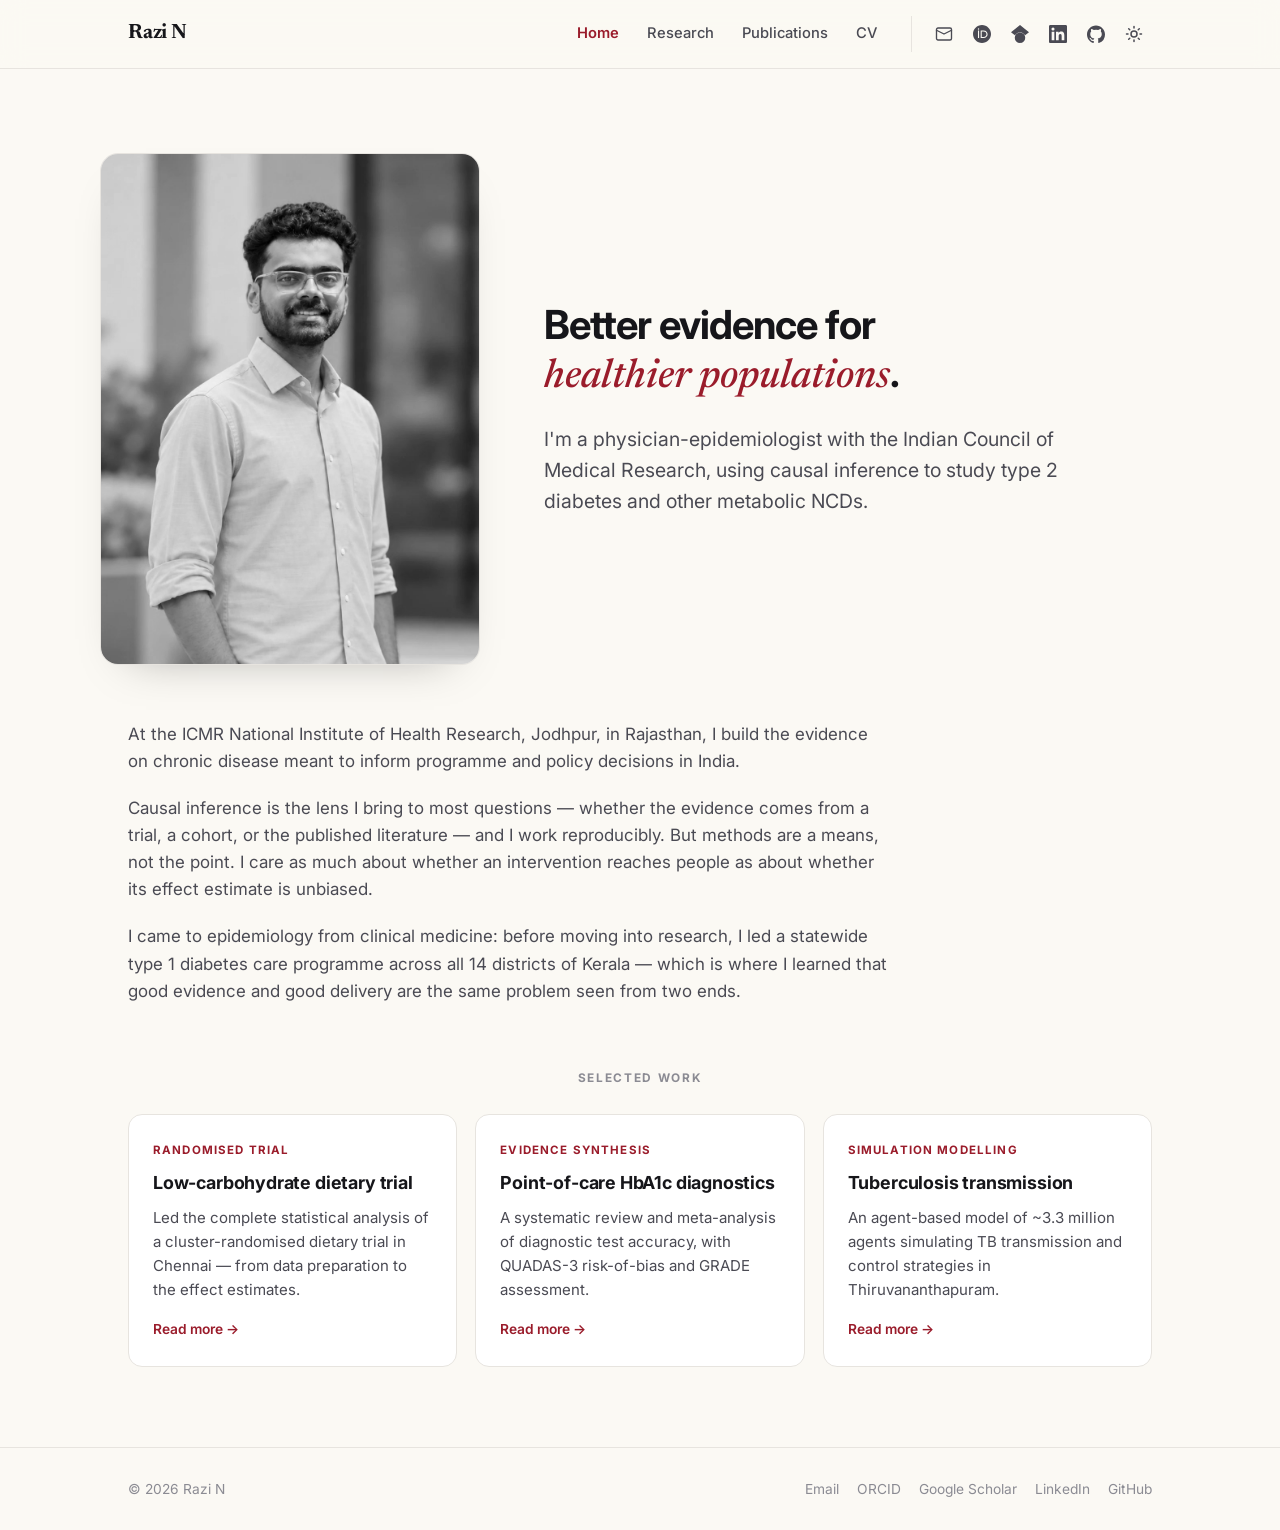
<file: index.html>
<!DOCTYPE html>
<html lang="en">
<head>
  <meta charset="UTF-8" />
  <meta name="viewport" content="width=device-width, initial-scale=1.0" />
  <title>Dr Razi N — Physician-epidemiologist</title>
  <meta name="description" content="Dr Razi N, MBBS, MPH — physician-epidemiologist at ICMR-NIHR, Jodhpur, using causal inference to study type 2 diabetes and other metabolic NCDs, from pragmatic trials to simulation models." />
  <link rel="icon" href="favicon.svg" type="image/svg+xml" />
  <meta property="og:type" content="website" />
  <meta property="og:site_name" content="Dr Razi N" />
  <meta property="og:url" content="https://razinoushad.github.io/" />
  <meta property="og:title" content="Dr Razi N — Physician-epidemiologist" />
  <meta property="og:description" content="Better evidence for healthier populations." />
  <meta property="og:image" content="https://razinoushad.github.io/photo.jpg" />
  <meta name="twitter:card" content="summary" />
  <meta name="twitter:title" content="Dr Razi N — Physician-epidemiologist" />
  <meta name="twitter:description" content="Better evidence for healthier populations." />
  <meta name="twitter:image" content="https://razinoushad.github.io/photo.jpg" />
  <link rel="preconnect" href="https://fonts.googleapis.com" />
  <link rel="preconnect" href="https://fonts.gstatic.com" crossorigin />
  <link href="https://fonts.googleapis.com/css2?family=Inter:wght@400;500;600;700&family=Newsreader:ital,opsz,wght@0,6..72,400;0,6..72,500;0,6..72,600;0,6..72,700;1,6..72,400;1,6..72,500&display=swap" rel="stylesheet" />
  <link rel="stylesheet" href="styles.css" />
</head>
<body>
  <header class="topbar">
    <div class="topbar__inner container">
      <a class="brand" href="index.html">Razi&nbsp;N</a>
      <div class="navwrap" id="navwrap">
        <nav class="mainnav" aria-label="Primary">
          <a href="index.html" aria-current="page">Home</a>
          <a href="research.html">Research</a>
          <a href="publications.html">Publications</a>
          <a href="cv.html">CV</a>
        </nav>
        <div class="socials">
          <a href="mailto:razinoushad@outlook.com" aria-label="Email"><svg viewBox="0 0 24 24" width="18" height="18" fill="none" stroke="currentColor" stroke-width="1.8" stroke-linecap="round" stroke-linejoin="round"><rect x="2" y="4" width="20" height="16" rx="2"/><path d="m22 7-10 5L2 7"/></svg></a>
          <a href="https://orcid.org/0009-0008-0237-1207" target="_blank" rel="noopener" aria-label="ORCID"><svg viewBox="0 0 24 24" width="18" height="18" fill="currentColor"><path d="M12 0C5.372 0 0 5.372 0 12s5.372 12 12 12 12-5.372 12-12S18.628 0 12 0zM7.369 4.378c.525 0 .947.431.947.947s-.422.947-.947.947a.95.95 0 0 1-.947-.947c0-.525.422-.947.947-.947zm-.722 3.038h1.444v10.041H6.647V7.416zm3.562 0h3.9c3.712 0 5.344 2.653 5.344 5.025 0 2.578-2.016 5.025-5.325 5.025h-3.919V7.416zm1.444 1.303v7.444h2.297c3.272 0 4.022-2.484 4.022-3.722 0-2.016-1.284-3.722-4.097-3.722h-2.222z"/></svg></a>
          <a href="https://scholar.google.com/citations?user=PuDg8q0AAAAJ&amp;hl=en" target="_blank" rel="noopener" aria-label="Google Scholar"><svg viewBox="0 0 24 24" width="18" height="18" fill="currentColor"><path d="M5.242 13.769L0 9.5 12 0l12 9.5-5.242 4.269C17.548 11.249 14.978 9.5 12 9.5c-2.977 0-5.548 1.748-6.758 4.269zM12 10a7 7 0 1 0 0 14 7 7 0 0 0 0-14z"/></svg></a>
          <a href="https://www.linkedin.com/in/razinoushad" target="_blank" rel="noopener" aria-label="LinkedIn"><svg viewBox="0 0 24 24" width="18" height="18" fill="currentColor"><path d="M20.45 20.45h-3.56v-5.57c0-1.33-.02-3.04-1.85-3.04-1.85 0-2.14 1.45-2.14 2.94v5.67H9.35V9h3.41v1.56h.05c.48-.9 1.63-1.85 3.36-1.85 3.6 0 4.27 2.37 4.27 5.45v6.29zM5.34 7.43a2.06 2.06 0 1 1 0-4.13 2.06 2.06 0 0 1 0 4.13zM7.12 20.45H3.55V9h3.57v11.45zM22.22 0H1.77C.79 0 0 .77 0 1.72v20.56C0 23.23.79 24 1.77 24h20.45c.98 0 1.78-.77 1.78-1.72V1.72C24 .77 23.2 0 22.22 0z"/></svg></a>
          <a href="https://github.com/razinoushad" target="_blank" rel="noopener" aria-label="GitHub"><svg viewBox="0 0 24 24" width="18" height="18" fill="currentColor"><path d="M12 .5C5.37.5 0 5.87 0 12.5c0 5.3 3.44 9.8 8.21 11.39.6.11.82-.26.82-.58 0-.29-.01-1.04-.02-2.05-3.34.73-4.04-1.61-4.04-1.61-.55-1.39-1.33-1.76-1.33-1.76-1.09-.74.08-.73.08-.73 1.2.09 1.84 1.24 1.84 1.24 1.07 1.83 2.81 1.3 3.5.99.11-.78.42-1.3.76-1.6-2.67-.3-5.47-1.33-5.47-5.93 0-1.31.47-2.38 1.24-3.22-.12-.3-.54-1.52.12-3.18 0 0 1.01-.32 3.3 1.23a11.5 11.5 0 0 1 6.01 0c2.29-1.55 3.3-1.23 3.3-1.23.66 1.66.24 2.88.12 3.18.77.84 1.23 1.91 1.23 3.22 0 4.61-2.8 5.63-5.48 5.92.43.37.81 1.1.81 2.22 0 1.61-.01 2.9-.01 3.29 0 .32.21.7.82.58A12.01 12.01 0 0 0 24 12.5C24 5.87 18.63.5 12 .5z"/></svg></a>
          <button class="theme-toggle" id="themeToggle" aria-label="Toggle dark mode">
            <svg class="theme-toggle__sun" viewBox="0 0 24 24" width="18" height="18" fill="none" stroke="currentColor" stroke-width="2" stroke-linecap="round" stroke-linejoin="round"><circle cx="12" cy="12" r="4"/><path d="M12 2v2M12 20v2M4.93 4.93l1.41 1.41M17.66 17.66l1.41 1.41M2 12h2M20 12h2M6.34 17.66l-1.41 1.41M19.07 4.93l-1.41 1.41"/></svg>
            <svg class="theme-toggle__moon" viewBox="0 0 24 24" width="18" height="18" fill="none" stroke="currentColor" stroke-width="2" stroke-linecap="round" stroke-linejoin="round"><path d="M21 12.79A9 9 0 1 1 11.21 3 7 7 0 0 0 21 12.79z"/></svg>
          </button>
        </div>
      </div>
      <button class="nav-burger" id="navBurger" aria-label="Menu" aria-expanded="false"><span></span><span></span><span></span></button>
    </div>
  </header>

  <main>
    <section class="hero container">
      <div class="hero__photo is-empty" id="heroPhoto">
        <img src="photo.jpg" alt="Razi N"
             onerror="this.remove();document.getElementById('heroPhoto').classList.add('is-empty')"
             onload="document.getElementById('heroPhoto').classList.remove('is-empty')" />
        <span class="hero__photo-initials" aria-hidden="true">RN</span>
      </div>
      <div class="hero__text">
        <h1 class="hero__tagline">
          Better evidence for<br>
          <span class="em">healthier populations</span>.
        </h1>
        <p class="hero__sub">
          I'm a physician-epidemiologist with the Indian Council of Medical Research,
          using causal inference to study type&nbsp;2 diabetes and other metabolic NCDs.
        </p>
      </div>
    </section>

    <section class="container" style="padding-bottom: clamp(36px, 6vw, 64px);">
      <div class="prose reading">
        <p>
          At the ICMR National Institute of Health Research, Jodhpur, in Rajasthan, I
          build the evidence on chronic disease meant to inform programme and policy
          decisions in India.
        </p>
        <p>
          Causal inference is the lens I bring to most questions — whether the evidence
          comes from a trial, a cohort, or the published literature — and I work
          reproducibly. But methods are a means, not the point. I care as much about
          whether an intervention reaches people as about whether its effect estimate is
          unbiased.
        </p>
        <p>
          I came to epidemiology from clinical medicine: before moving into research, I
          led a statewide type&nbsp;1 diabetes care programme across all 14 districts of
          Kerala — which is where I learned that good evidence and good delivery are the
          same problem seen from two ends.
        </p>
      </div>
    </section>

    <section class="featured container">
      <p class="featured__label">Selected work</p>
      <div class="cards">
        <a class="card" href="research.html#lowcarb">
          <span class="card__kicker">Randomised trial</span>
          <span class="card__title">Low-carbohydrate dietary trial</span>
          <span class="card__desc">Led the complete statistical analysis of a cluster-randomised dietary trial in Chennai — from data preparation to the effect estimates.</span>
          <span class="card__more">Read more →</span>
        </a>
        <a class="card" href="research.html#hba1c">
          <span class="card__kicker">Evidence synthesis</span>
          <span class="card__title">Point-of-care HbA1c diagnostics</span>
          <span class="card__desc">A systematic review and meta-analysis of diagnostic test accuracy, with QUADAS-3 risk-of-bias and GRADE assessment.</span>
          <span class="card__more">Read more →</span>
        </a>
        <a class="card" href="research.html#tb">
          <span class="card__kicker">Simulation modelling</span>
          <span class="card__title">Tuberculosis transmission</span>
          <span class="card__desc">An agent-based model of ~3.3 million agents simulating TB transmission and control strategies in Thiruvananthapuram.</span>
          <span class="card__more">Read more →</span>
        </a>
      </div>
    </section>
  </main>

  <footer class="footer">
    <div class="footer__inner container">
      <span>© <span id="year"></span> Razi N</span>
      <div class="footer__links">
        <a href="mailto:razinoushad@outlook.com">Email</a>
        <a href="https://orcid.org/0009-0008-0237-1207" target="_blank" rel="noopener">ORCID</a>
        <a href="https://scholar.google.com/citations?user=PuDg8q0AAAAJ&amp;hl=en" target="_blank" rel="noopener">Google Scholar</a>
        <a href="https://www.linkedin.com/in/razinoushad" target="_blank" rel="noopener">LinkedIn</a>
        <a href="https://github.com/razinoushad" target="_blank" rel="noopener">GitHub</a>
      </div>
    </div>
  </footer>

  <script src="script.js"></script>
</body>
</html>
</file>
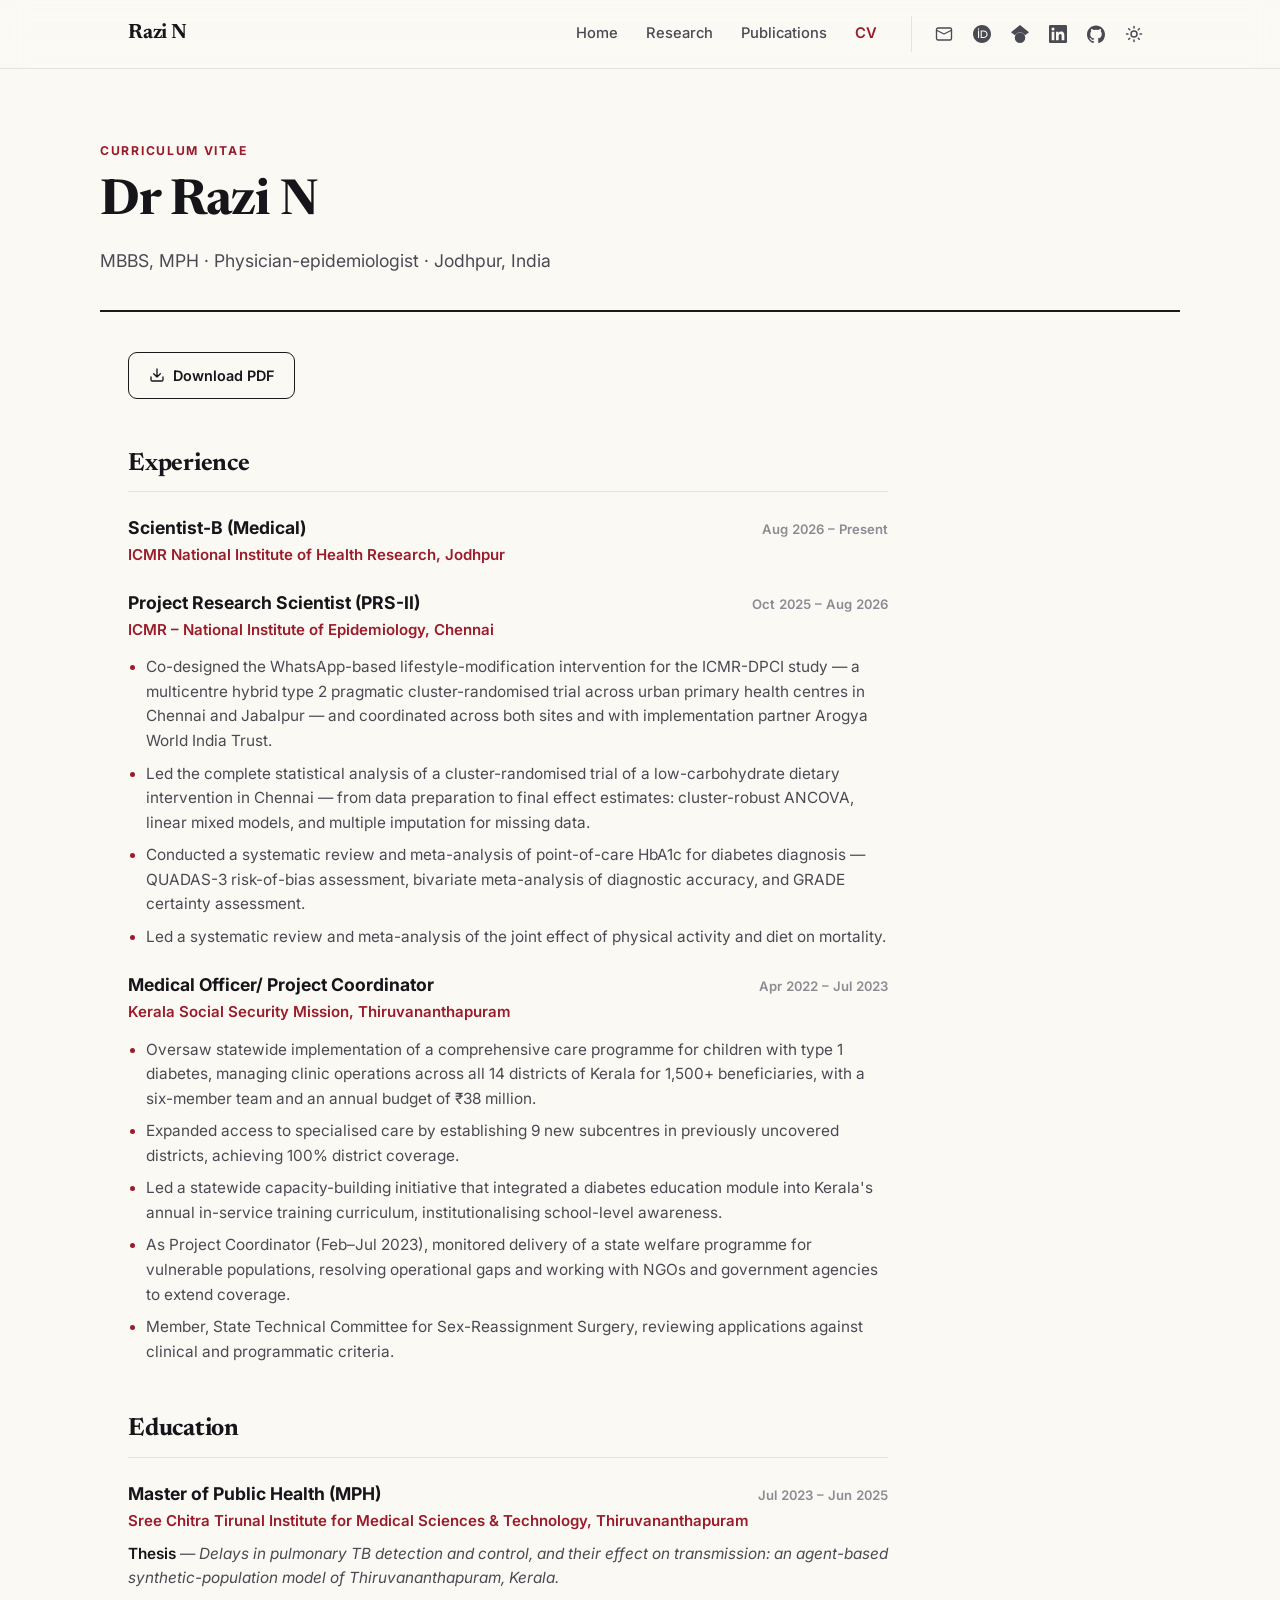
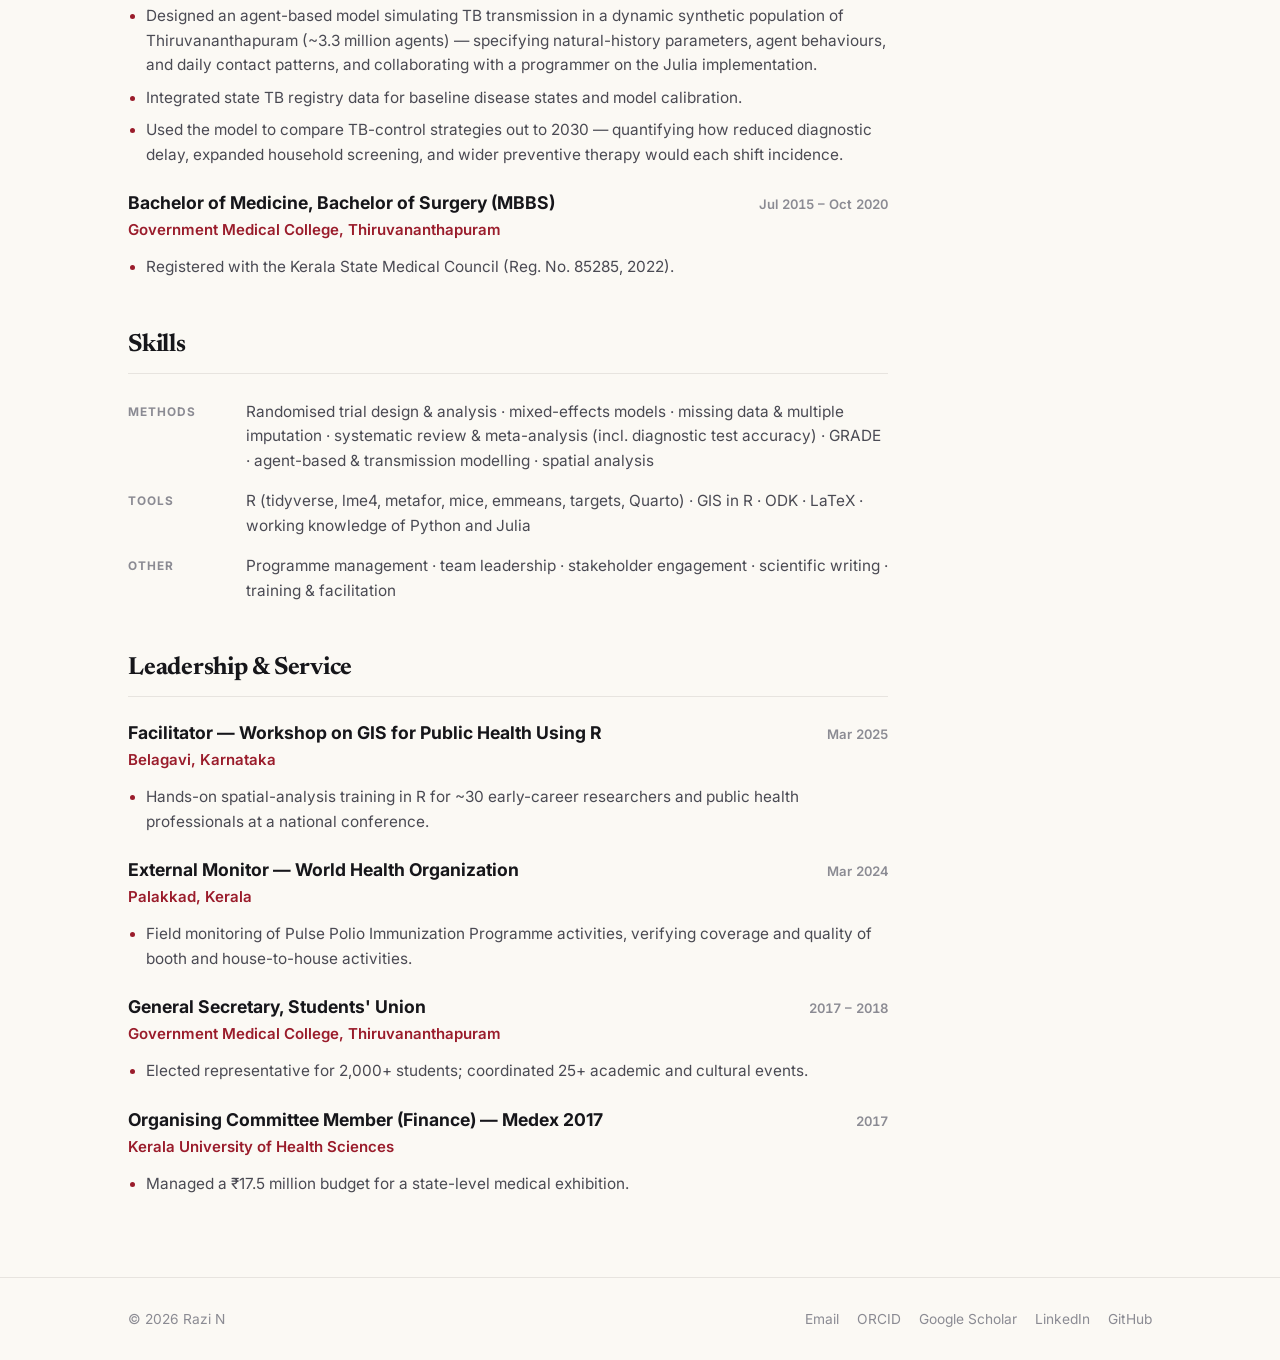
<file: cv.html>
<!DOCTYPE html>
<html lang="en">
<head>
  <meta charset="UTF-8" />
  <meta name="viewport" content="width=device-width, initial-scale=1.0" />
  <title>CV — Dr Razi N</title>
  <meta name="description" content="Curriculum vitae of Dr Razi N — experience, education, skills, and service." />
  <link rel="icon" href="favicon.svg" type="image/svg+xml" />
  <meta property="og:type" content="website" />
  <meta property="og:site_name" content="Dr Razi N" />
  <meta property="og:url" content="https://razinoushad.github.io/cv.html" />
  <meta property="og:title" content="CV — Dr Razi N" />
  <meta property="og:description" content="Curriculum vitae of Dr Razi N — experience, education, skills, and service." />
  <meta property="og:image" content="https://razinoushad.github.io/photo.jpg" />
  <meta name="twitter:card" content="summary" />
  <link rel="preconnect" href="https://fonts.googleapis.com" />
  <link rel="preconnect" href="https://fonts.gstatic.com" crossorigin />
  <link href="https://fonts.googleapis.com/css2?family=Inter:wght@400;500;600;700&family=Newsreader:ital,opsz,wght@0,6..72,400;0,6..72,500;0,6..72,600;0,6..72,700;1,6..72,400;1,6..72,500&display=swap" rel="stylesheet" />
  <link rel="stylesheet" href="styles.css" />
</head>
<body>
  <header class="topbar">
    <div class="topbar__inner container">
      <a class="brand" href="index.html">Razi&nbsp;N</a>
      <div class="navwrap" id="navwrap">
        <nav class="mainnav" aria-label="Primary">
          <a href="index.html">Home</a>
          <a href="research.html">Research</a>
          <a href="publications.html">Publications</a>
          <a href="cv.html" aria-current="page">CV</a>
        </nav>
        <div class="socials">
          <a href="mailto:razinoushad@outlook.com" aria-label="Email"><svg viewBox="0 0 24 24" width="18" height="18" fill="none" stroke="currentColor" stroke-width="1.8" stroke-linecap="round" stroke-linejoin="round"><rect x="2" y="4" width="20" height="16" rx="2"/><path d="m22 7-10 5L2 7"/></svg></a>
          <a href="https://orcid.org/0009-0008-0237-1207" target="_blank" rel="noopener" aria-label="ORCID"><svg viewBox="0 0 24 24" width="18" height="18" fill="currentColor"><path d="M12 0C5.372 0 0 5.372 0 12s5.372 12 12 12 12-5.372 12-12S18.628 0 12 0zM7.369 4.378c.525 0 .947.431.947.947s-.422.947-.947.947a.95.95 0 0 1-.947-.947c0-.525.422-.947.947-.947zm-.722 3.038h1.444v10.041H6.647V7.416zm3.562 0h3.9c3.712 0 5.344 2.653 5.344 5.025 0 2.578-2.016 5.025-5.325 5.025h-3.919V7.416zm1.444 1.303v7.444h2.297c3.272 0 4.022-2.484 4.022-3.722 0-2.016-1.284-3.722-4.097-3.722h-2.222z"/></svg></a>
          <a href="https://scholar.google.com/citations?user=PuDg8q0AAAAJ&amp;hl=en" target="_blank" rel="noopener" aria-label="Google Scholar"><svg viewBox="0 0 24 24" width="18" height="18" fill="currentColor"><path d="M5.242 13.769L0 9.5 12 0l12 9.5-5.242 4.269C17.548 11.249 14.978 9.5 12 9.5c-2.977 0-5.548 1.748-6.758 4.269zM12 10a7 7 0 1 0 0 14 7 7 0 0 0 0-14z"/></svg></a>
          <a href="https://www.linkedin.com/in/razinoushad" target="_blank" rel="noopener" aria-label="LinkedIn"><svg viewBox="0 0 24 24" width="18" height="18" fill="currentColor"><path d="M20.45 20.45h-3.56v-5.57c0-1.33-.02-3.04-1.85-3.04-1.85 0-2.14 1.45-2.14 2.94v5.67H9.35V9h3.41v1.56h.05c.48-.9 1.63-1.85 3.36-1.85 3.6 0 4.27 2.37 4.27 5.45v6.29zM5.34 7.43a2.06 2.06 0 1 1 0-4.13 2.06 2.06 0 0 1 0 4.13zM7.12 20.45H3.55V9h3.57v11.45zM22.22 0H1.77C.79 0 0 .77 0 1.72v20.56C0 23.23.79 24 1.77 24h20.45c.98 0 1.78-.77 1.78-1.72V1.72C24 .77 23.2 0 22.22 0z"/></svg></a>
          <a href="https://github.com/razinoushad" target="_blank" rel="noopener" aria-label="GitHub"><svg viewBox="0 0 24 24" width="18" height="18" fill="currentColor"><path d="M12 .5C5.37.5 0 5.87 0 12.5c0 5.3 3.44 9.8 8.21 11.39.6.11.82-.26.82-.58 0-.29-.01-1.04-.02-2.05-3.34.73-4.04-1.61-4.04-1.61-.55-1.39-1.33-1.76-1.33-1.76-1.09-.74.08-.73.08-.73 1.2.09 1.84 1.24 1.84 1.24 1.07 1.83 2.81 1.3 3.5.99.11-.78.42-1.3.76-1.6-2.67-.3-5.47-1.33-5.47-5.93 0-1.31.47-2.38 1.24-3.22-.12-.3-.54-1.52.12-3.18 0 0 1.01-.32 3.3 1.23a11.5 11.5 0 0 1 6.01 0c2.29-1.55 3.3-1.23 3.3-1.23.66 1.66.24 2.88.12 3.18.77.84 1.23 1.91 1.23 3.22 0 4.61-2.8 5.63-5.48 5.92.43.37.81 1.1.81 2.22 0 1.61-.01 2.9-.01 3.29 0 .32.21.7.82.58A12.01 12.01 0 0 0 24 12.5C24 5.87 18.63.5 12 .5z"/></svg></a>
          <button class="theme-toggle" id="themeToggle" aria-label="Toggle dark mode">
            <svg class="theme-toggle__sun" viewBox="0 0 24 24" width="18" height="18" fill="none" stroke="currentColor" stroke-width="2" stroke-linecap="round" stroke-linejoin="round"><circle cx="12" cy="12" r="4"/><path d="M12 2v2M12 20v2M4.93 4.93l1.41 1.41M17.66 17.66l1.41 1.41M2 12h2M20 12h2M6.34 17.66l-1.41 1.41M19.07 4.93l-1.41 1.41"/></svg>
            <svg class="theme-toggle__moon" viewBox="0 0 24 24" width="18" height="18" fill="none" stroke="currentColor" stroke-width="2" stroke-linecap="round" stroke-linejoin="round"><path d="M21 12.79A9 9 0 1 1 11.21 3 7 7 0 0 0 21 12.79z"/></svg>
          </button>
        </div>
      </div>
      <button class="nav-burger" id="navBurger" aria-label="Menu" aria-expanded="false"><span></span><span></span><span></span></button>
    </div>
  </header>

  <div class="page-main">
    <header class="page-header container">
      <p class="page-header__kicker">Curriculum Vitae</p>
      <h1 class="page-header__title">Dr Razi N</h1>
      <p class="page-header__lead">MBBS, MPH · Physician-epidemiologist · Jodhpur, India</p>
    </header>

    <main class="container">
      <div class="reading">
        <div class="cv-actions">
          <a class="btn" href="Razi_N_CV.pdf" download>
            <svg viewBox="0 0 24 24" width="16" height="16" fill="none" stroke="currentColor" stroke-width="2" stroke-linecap="round" stroke-linejoin="round"><path d="M21 15v4a2 2 0 0 1-2 2H5a2 2 0 0 1-2-2v-4M7 10l5 5 5-5M12 15V3"/></svg>
            Download PDF
          </a>
        </div>

        <section class="section">
          <h2 class="section__title">Experience</h2>
          <div class="cv-item">
            <div class="cv-item__head">
              <h3 class="cv-item__role">Scientist-B (Medical)</h3>
              <span class="cv-item__date">Aug 2026 – Present</span>
            </div>
            <p class="cv-item__org">ICMR National Institute of Health Research, Jodhpur</p>
          </div>
          <div class="cv-item">
            <div class="cv-item__head">
              <h3 class="cv-item__role">Project Research Scientist (PRS-II)</h3>
              <span class="cv-item__date">Oct 2025 – Aug 2026</span>
            </div>
            <p class="cv-item__org">ICMR – National Institute of Epidemiology, Chennai</p>
            <ul class="cv-item__bullets">
              <li>Co-designed the WhatsApp-based lifestyle-modification intervention for the ICMR-DPCI study — a multicentre hybrid type&nbsp;2 pragmatic cluster-randomised trial across urban primary health centres in Chennai and Jabalpur — and coordinated across both sites and with implementation partner Arogya World India Trust.</li>
              <li>Led the complete statistical analysis of a cluster-randomised trial of a low-carbohydrate dietary intervention in Chennai — from data preparation to final effect estimates: cluster-robust ANCOVA, linear mixed models, and multiple imputation for missing data.</li>
              <li>Conducted a systematic review and meta-analysis of point-of-care HbA1c for diabetes diagnosis — QUADAS-3 risk-of-bias assessment, bivariate meta-analysis of diagnostic accuracy, and GRADE certainty assessment.</li>
              <li>Led a systematic review and meta-analysis of the joint effect of physical activity and diet on mortality.</li>
            </ul>
          </div>
          <div class="cv-item">
            <div class="cv-item__head">
              <h3 class="cv-item__role">Medical Officer/ Project Coordinator</h3>
              <span class="cv-item__date">Apr 2022 – Jul 2023</span>
            </div>
            <p class="cv-item__org">Kerala Social Security Mission, Thiruvananthapuram</p>
            <ul class="cv-item__bullets">
              <li>Oversaw statewide implementation of a comprehensive care programme for children with type&nbsp;1 diabetes, managing clinic operations across all 14 districts of Kerala for 1,500+ beneficiaries, with a six-member team and an annual budget of ₹38&nbsp;million.</li>
              <li>Expanded access to specialised care by establishing 9 new subcentres in previously uncovered districts, achieving 100% district coverage.</li>
              <li>Led a statewide capacity-building initiative that integrated a diabetes education module into Kerala's annual in-service training curriculum, institutionalising school-level awareness.</li>
              <li>As Project Coordinator (Feb–Jul 2023), monitored delivery of a state welfare programme for vulnerable populations, resolving operational gaps and working with NGOs and government agencies to extend coverage.</li>
              <li>Member, State Technical Committee for Sex-Reassignment Surgery, reviewing applications against clinical and programmatic criteria.</li>
            </ul>
          </div>
        </section>

        <section class="section">
          <h2 class="section__title">Education</h2>
          <div class="cv-item">
            <div class="cv-item__head">
              <h3 class="cv-item__role">Master of Public Health (MPH)</h3>
              <span class="cv-item__date">Jul 2023 – Jun 2025</span>
            </div>
            <p class="cv-item__org">Sree Chitra Tirunal Institute for Medical Sciences &amp; Technology, Thiruvananthapuram</p>
            <p class="cv-item__thesis"><strong>Thesis</strong> — <em>Delays in pulmonary TB detection and control, and their effect on transmission: an agent-based synthetic-population model of Thiruvananthapuram, Kerala.</em></p>
            <ul class="cv-item__bullets">
              <li>Designed an agent-based model simulating TB transmission in a dynamic synthetic population of Thiruvananthapuram (~3.3 million agents) — specifying natural-history parameters, agent behaviours, and daily contact patterns, and collaborating with a programmer on the Julia implementation.</li>
              <li>Integrated state TB registry data for baseline disease states and model calibration.</li>
              <li>Used the model to compare TB-control strategies out to 2030 — quantifying how reduced diagnostic delay, expanded household screening, and wider preventive therapy would each shift incidence.</li>
            </ul>
          </div>
          <div class="cv-item">
            <div class="cv-item__head">
              <h3 class="cv-item__role">Bachelor of Medicine, Bachelor of Surgery (MBBS)</h3>
              <span class="cv-item__date">Jul 2015 – Oct 2020</span>
            </div>
            <p class="cv-item__org">Government Medical College, Thiruvananthapuram</p>
            <ul class="cv-item__bullets">
              <li>Registered with the Kerala State Medical Council (Reg. No. 85285, 2022).</li>
            </ul>
          </div>
        </section>

        <section class="section">
          <h2 class="section__title">Skills</h2>
          <dl class="skills-grid">
            <div>
              <dt>Methods</dt>
              <dd>Randomised trial design &amp; analysis · mixed-effects models · missing data &amp; multiple imputation · systematic review &amp; meta-analysis (incl. diagnostic test accuracy) · GRADE · agent-based &amp; transmission modelling · spatial analysis</dd>
            </div>
            <div>
              <dt>Tools</dt>
              <dd>R (tidyverse, lme4, metafor, mice, emmeans, targets, Quarto) · GIS in R · ODK · LaTeX · working knowledge of Python and Julia</dd>
            </div>
            <div>
              <dt>Other</dt>
              <dd>Programme management · team leadership · stakeholder engagement · scientific writing · training &amp; facilitation</dd>
            </div>
          </dl>
        </section>

        <section class="section">
          <h2 class="section__title">Leadership &amp; Service</h2>
          <div class="cv-item">
            <div class="cv-item__head">
              <h3 class="cv-item__role">Facilitator — Workshop on GIS for Public Health Using R</h3>
              <span class="cv-item__date">Mar 2025</span>
            </div>
            <p class="cv-item__org">Belagavi, Karnataka</p>
            <ul class="cv-item__bullets">
              <li>Hands-on spatial-analysis training in R for ~30 early-career researchers and public health professionals at a national conference.</li>
            </ul>
          </div>
          <div class="cv-item">
            <div class="cv-item__head">
              <h3 class="cv-item__role">External Monitor — World Health Organization</h3>
              <span class="cv-item__date">Mar 2024</span>
            </div>
            <p class="cv-item__org">Palakkad, Kerala</p>
            <ul class="cv-item__bullets">
              <li>Field monitoring of Pulse Polio Immunization Programme activities, verifying coverage and quality of booth and house-to-house activities.</li>
            </ul>
          </div>
          <div class="cv-item">
            <div class="cv-item__head">
              <h3 class="cv-item__role">General Secretary, Students' Union</h3>
              <span class="cv-item__date">2017 – 2018</span>
            </div>
            <p class="cv-item__org">Government Medical College, Thiruvananthapuram</p>
            <ul class="cv-item__bullets">
              <li>Elected representative for 2,000+ students; coordinated 25+ academic and cultural events.</li>
            </ul>
          </div>
          <div class="cv-item">
            <div class="cv-item__head">
              <h3 class="cv-item__role">Organising Committee Member (Finance) — Medex 2017</h3>
              <span class="cv-item__date">2017</span>
            </div>
            <p class="cv-item__org">Kerala University of Health Sciences</p>
            <ul class="cv-item__bullets">
              <li>Managed a ₹17.5&nbsp;million budget for a state-level medical exhibition.</li>
            </ul>
          </div>
        </section>
      </div>
    </main>
  </div>

  <footer class="footer">
    <div class="footer__inner container">
      <span>© <span id="year"></span> Razi N</span>
      <div class="footer__links">
        <a href="mailto:razinoushad@outlook.com">Email</a>
        <a href="https://orcid.org/0009-0008-0237-1207" target="_blank" rel="noopener">ORCID</a>
        <a href="https://scholar.google.com/citations?user=PuDg8q0AAAAJ&amp;hl=en" target="_blank" rel="noopener">Google Scholar</a>
        <a href="https://www.linkedin.com/in/razinoushad" target="_blank" rel="noopener">LinkedIn</a>
        <a href="https://github.com/razinoushad" target="_blank" rel="noopener">GitHub</a>
      </div>
    </div>
  </footer>

  <script src="script.js"></script>
</body>
</html>
</file>
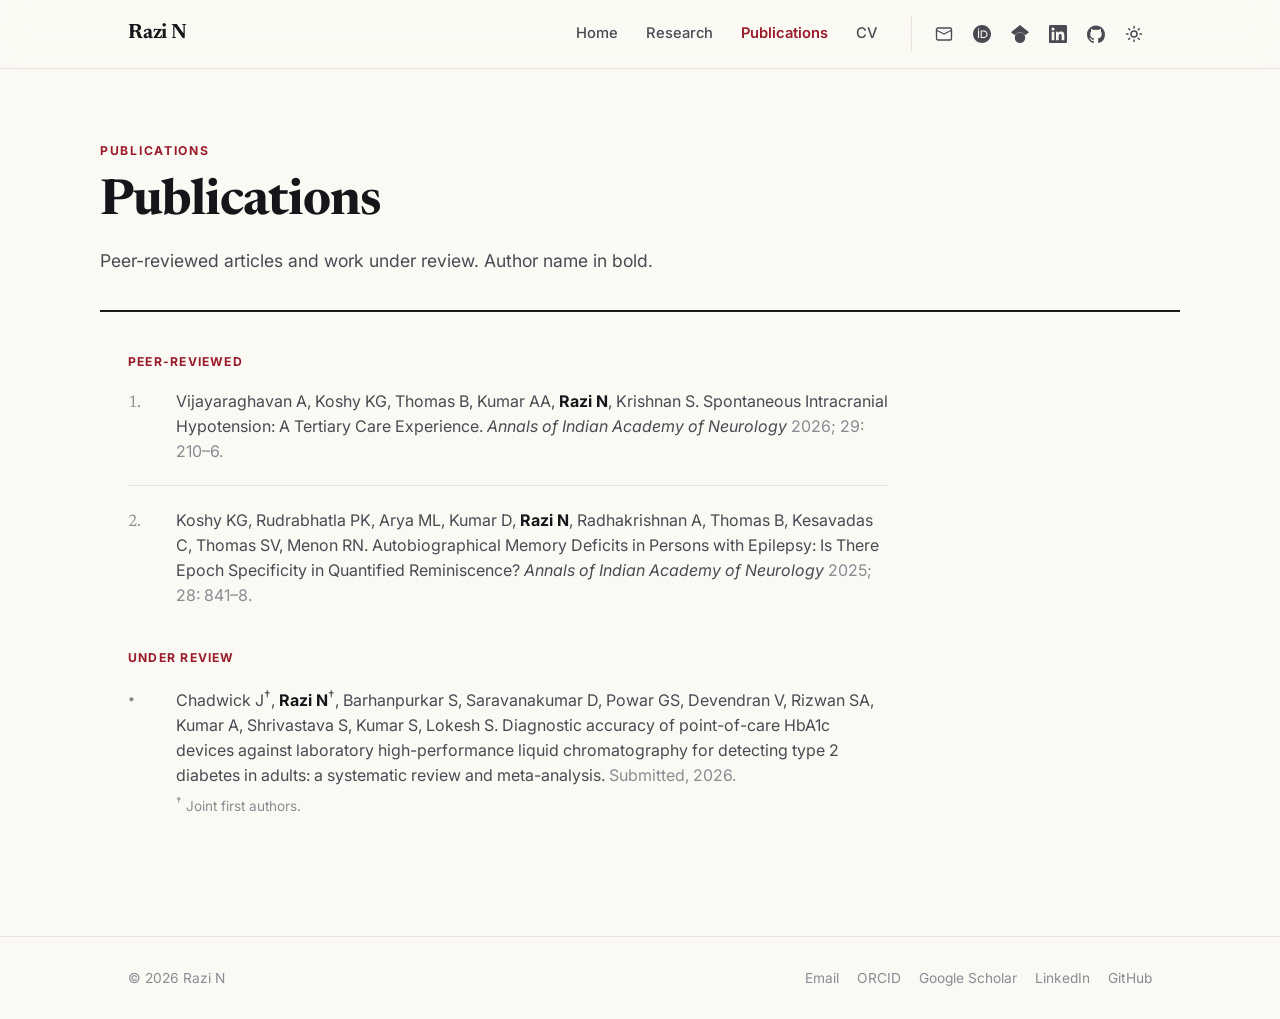
<file: publications.html>
<!DOCTYPE html>
<html lang="en">
<head>
  <meta charset="UTF-8" />
  <meta name="viewport" content="width=device-width, initial-scale=1.0" />
  <title>Publications — Dr Razi N</title>
  <meta name="description" content="Peer-reviewed publications and work under review by Dr Razi N." />
  <link rel="icon" href="favicon.svg" type="image/svg+xml" />
  <meta property="og:type" content="website" />
  <meta property="og:site_name" content="Dr Razi N" />
  <meta property="og:url" content="https://razinoushad.github.io/publications.html" />
  <meta property="og:title" content="Publications — Dr Razi N" />
  <meta property="og:description" content="Peer-reviewed publications and work under review by Dr Razi N." />
  <meta property="og:image" content="https://razinoushad.github.io/photo.jpg" />
  <meta name="twitter:card" content="summary" />
  <link rel="preconnect" href="https://fonts.googleapis.com" />
  <link rel="preconnect" href="https://fonts.gstatic.com" crossorigin />
  <link href="https://fonts.googleapis.com/css2?family=Inter:wght@400;500;600;700&family=Newsreader:ital,opsz,wght@0,6..72,400;0,6..72,500;0,6..72,600;0,6..72,700;1,6..72,400;1,6..72,500&display=swap" rel="stylesheet" />
  <link rel="stylesheet" href="styles.css" />
</head>
<body>
  <header class="topbar">
    <div class="topbar__inner container">
      <a class="brand" href="index.html">Razi&nbsp;N</a>
      <div class="navwrap" id="navwrap">
        <nav class="mainnav" aria-label="Primary">
          <a href="index.html">Home</a>
          <a href="research.html">Research</a>
          <a href="publications.html" aria-current="page">Publications</a>
          <a href="cv.html">CV</a>
        </nav>
        <div class="socials">
          <a href="mailto:razinoushad@outlook.com" aria-label="Email"><svg viewBox="0 0 24 24" width="18" height="18" fill="none" stroke="currentColor" stroke-width="1.8" stroke-linecap="round" stroke-linejoin="round"><rect x="2" y="4" width="20" height="16" rx="2"/><path d="m22 7-10 5L2 7"/></svg></a>
          <a href="https://orcid.org/0009-0008-0237-1207" target="_blank" rel="noopener" aria-label="ORCID"><svg viewBox="0 0 24 24" width="18" height="18" fill="currentColor"><path d="M12 0C5.372 0 0 5.372 0 12s5.372 12 12 12 12-5.372 12-12S18.628 0 12 0zM7.369 4.378c.525 0 .947.431.947.947s-.422.947-.947.947a.95.95 0 0 1-.947-.947c0-.525.422-.947.947-.947zm-.722 3.038h1.444v10.041H6.647V7.416zm3.562 0h3.9c3.712 0 5.344 2.653 5.344 5.025 0 2.578-2.016 5.025-5.325 5.025h-3.919V7.416zm1.444 1.303v7.444h2.297c3.272 0 4.022-2.484 4.022-3.722 0-2.016-1.284-3.722-4.097-3.722h-2.222z"/></svg></a>
          <a href="https://scholar.google.com/citations?user=PuDg8q0AAAAJ&amp;hl=en" target="_blank" rel="noopener" aria-label="Google Scholar"><svg viewBox="0 0 24 24" width="18" height="18" fill="currentColor"><path d="M5.242 13.769L0 9.5 12 0l12 9.5-5.242 4.269C17.548 11.249 14.978 9.5 12 9.5c-2.977 0-5.548 1.748-6.758 4.269zM12 10a7 7 0 1 0 0 14 7 7 0 0 0 0-14z"/></svg></a>
          <a href="https://www.linkedin.com/in/razinoushad" target="_blank" rel="noopener" aria-label="LinkedIn"><svg viewBox="0 0 24 24" width="18" height="18" fill="currentColor"><path d="M20.45 20.45h-3.56v-5.57c0-1.33-.02-3.04-1.85-3.04-1.85 0-2.14 1.45-2.14 2.94v5.67H9.35V9h3.41v1.56h.05c.48-.9 1.63-1.85 3.36-1.85 3.6 0 4.27 2.37 4.27 5.45v6.29zM5.34 7.43a2.06 2.06 0 1 1 0-4.13 2.06 2.06 0 0 1 0 4.13zM7.12 20.45H3.55V9h3.57v11.45zM22.22 0H1.77C.79 0 0 .77 0 1.72v20.56C0 23.23.79 24 1.77 24h20.45c.98 0 1.78-.77 1.78-1.72V1.72C24 .77 23.2 0 22.22 0z"/></svg></a>
          <a href="https://github.com/razinoushad" target="_blank" rel="noopener" aria-label="GitHub"><svg viewBox="0 0 24 24" width="18" height="18" fill="currentColor"><path d="M12 .5C5.37.5 0 5.87 0 12.5c0 5.3 3.44 9.8 8.21 11.39.6.11.82-.26.82-.58 0-.29-.01-1.04-.02-2.05-3.34.73-4.04-1.61-4.04-1.61-.55-1.39-1.33-1.76-1.33-1.76-1.09-.74.08-.73.08-.73 1.2.09 1.84 1.24 1.84 1.24 1.07 1.83 2.81 1.3 3.5.99.11-.78.42-1.3.76-1.6-2.67-.3-5.47-1.33-5.47-5.93 0-1.31.47-2.38 1.24-3.22-.12-.3-.54-1.52.12-3.18 0 0 1.01-.32 3.3 1.23a11.5 11.5 0 0 1 6.01 0c2.29-1.55 3.3-1.23 3.3-1.23.66 1.66.24 2.88.12 3.18.77.84 1.23 1.91 1.23 3.22 0 4.61-2.8 5.63-5.48 5.92.43.37.81 1.1.81 2.22 0 1.61-.01 2.9-.01 3.29 0 .32.21.7.82.58A12.01 12.01 0 0 0 24 12.5C24 5.87 18.63.5 12 .5z"/></svg></a>
          <button class="theme-toggle" id="themeToggle" aria-label="Toggle dark mode">
            <svg class="theme-toggle__sun" viewBox="0 0 24 24" width="18" height="18" fill="none" stroke="currentColor" stroke-width="2" stroke-linecap="round" stroke-linejoin="round"><circle cx="12" cy="12" r="4"/><path d="M12 2v2M12 20v2M4.93 4.93l1.41 1.41M17.66 17.66l1.41 1.41M2 12h2M20 12h2M6.34 17.66l-1.41 1.41M19.07 4.93l-1.41 1.41"/></svg>
            <svg class="theme-toggle__moon" viewBox="0 0 24 24" width="18" height="18" fill="none" stroke="currentColor" stroke-width="2" stroke-linecap="round" stroke-linejoin="round"><path d="M21 12.79A9 9 0 1 1 11.21 3 7 7 0 0 0 21 12.79z"/></svg>
          </button>
        </div>
      </div>
      <button class="nav-burger" id="navBurger" aria-label="Menu" aria-expanded="false"><span></span><span></span><span></span></button>
    </div>
  </header>

  <div class="page-main">
    <header class="page-header container">
      <p class="page-header__kicker">Publications</p>
      <h1 class="page-header__title">Publications</h1>
      <p class="page-header__lead">Peer-reviewed articles and work under review. Author name in bold.</p>
    </header>

    <main class="container">
      <div class="reading">

        <section class="pub-group">
          <p class="pub-group__label">Peer-reviewed</p>
          <ol class="pub-list">
            <li class="pub">
              <span class="pub__idx">1.</span>
              <span class="pub__cite">
                Vijayaraghavan A, Koshy KG, Thomas B, Kumar AA, <strong>Razi N</strong>, Krishnan S.
                Spontaneous Intracranial Hypotension: A Tertiary Care Experience.
                <span class="journal">Annals of Indian Academy of Neurology</span>
                <span class="pub__year">2026; 29: 210–6.</span>
              </span>
            </li>
            <li class="pub">
              <span class="pub__idx">2.</span>
              <span class="pub__cite">
                Koshy KG, Rudrabhatla PK, Arya ML, Kumar D, <strong>Razi N</strong>, Radhakrishnan A,
                Thomas B, Kesavadas C, Thomas SV, Menon RN. Autobiographical Memory Deficits in
                Persons with Epilepsy: Is There Epoch Specificity in Quantified Reminiscence?
                <span class="journal">Annals of Indian Academy of Neurology</span>
                <span class="pub__year">2025; 28: 841–8.</span>
              </span>
            </li>
          </ol>
        </section>

        <section class="pub-group">
          <p class="pub-group__label">Under review</p>
          <ul class="pub-list">
            <li class="pub">
              <span class="pub__idx">•</span>
              <span class="pub__cite">
                Chadwick J<sup>†</sup>, <strong>Razi N</strong><sup>†</sup>, Barhanpurkar S,
                Saravanakumar D, Powar GS, Devendran V, Rizwan SA, Kumar A, Shrivastava S,
                Kumar S, Lokesh S. Diagnostic accuracy of point-of-care HbA1c devices
                against laboratory high-performance liquid chromatography for detecting
                type&nbsp;2 diabetes in adults: a systematic review and meta-analysis.
                <span class="pub__year">Submitted, 2026.</span>
                <span class="pub__note"><sup>†</sup> Joint first authors.</span>
              </span>
            </li>
          </ul>
        </section>

      </div>
    </main>
  </div>

  <footer class="footer">
    <div class="footer__inner container">
      <span>© <span id="year"></span> Razi N</span>
      <div class="footer__links">
        <a href="mailto:razinoushad@outlook.com">Email</a>
        <a href="https://orcid.org/0009-0008-0237-1207" target="_blank" rel="noopener">ORCID</a>
        <a href="https://scholar.google.com/citations?user=PuDg8q0AAAAJ&amp;hl=en" target="_blank" rel="noopener">Google Scholar</a>
        <a href="https://www.linkedin.com/in/razinoushad" target="_blank" rel="noopener">LinkedIn</a>
        <a href="https://github.com/razinoushad" target="_blank" rel="noopener">GitHub</a>
      </div>
    </div>
  </footer>

  <script src="script.js"></script>
</body>
</html>
</file>
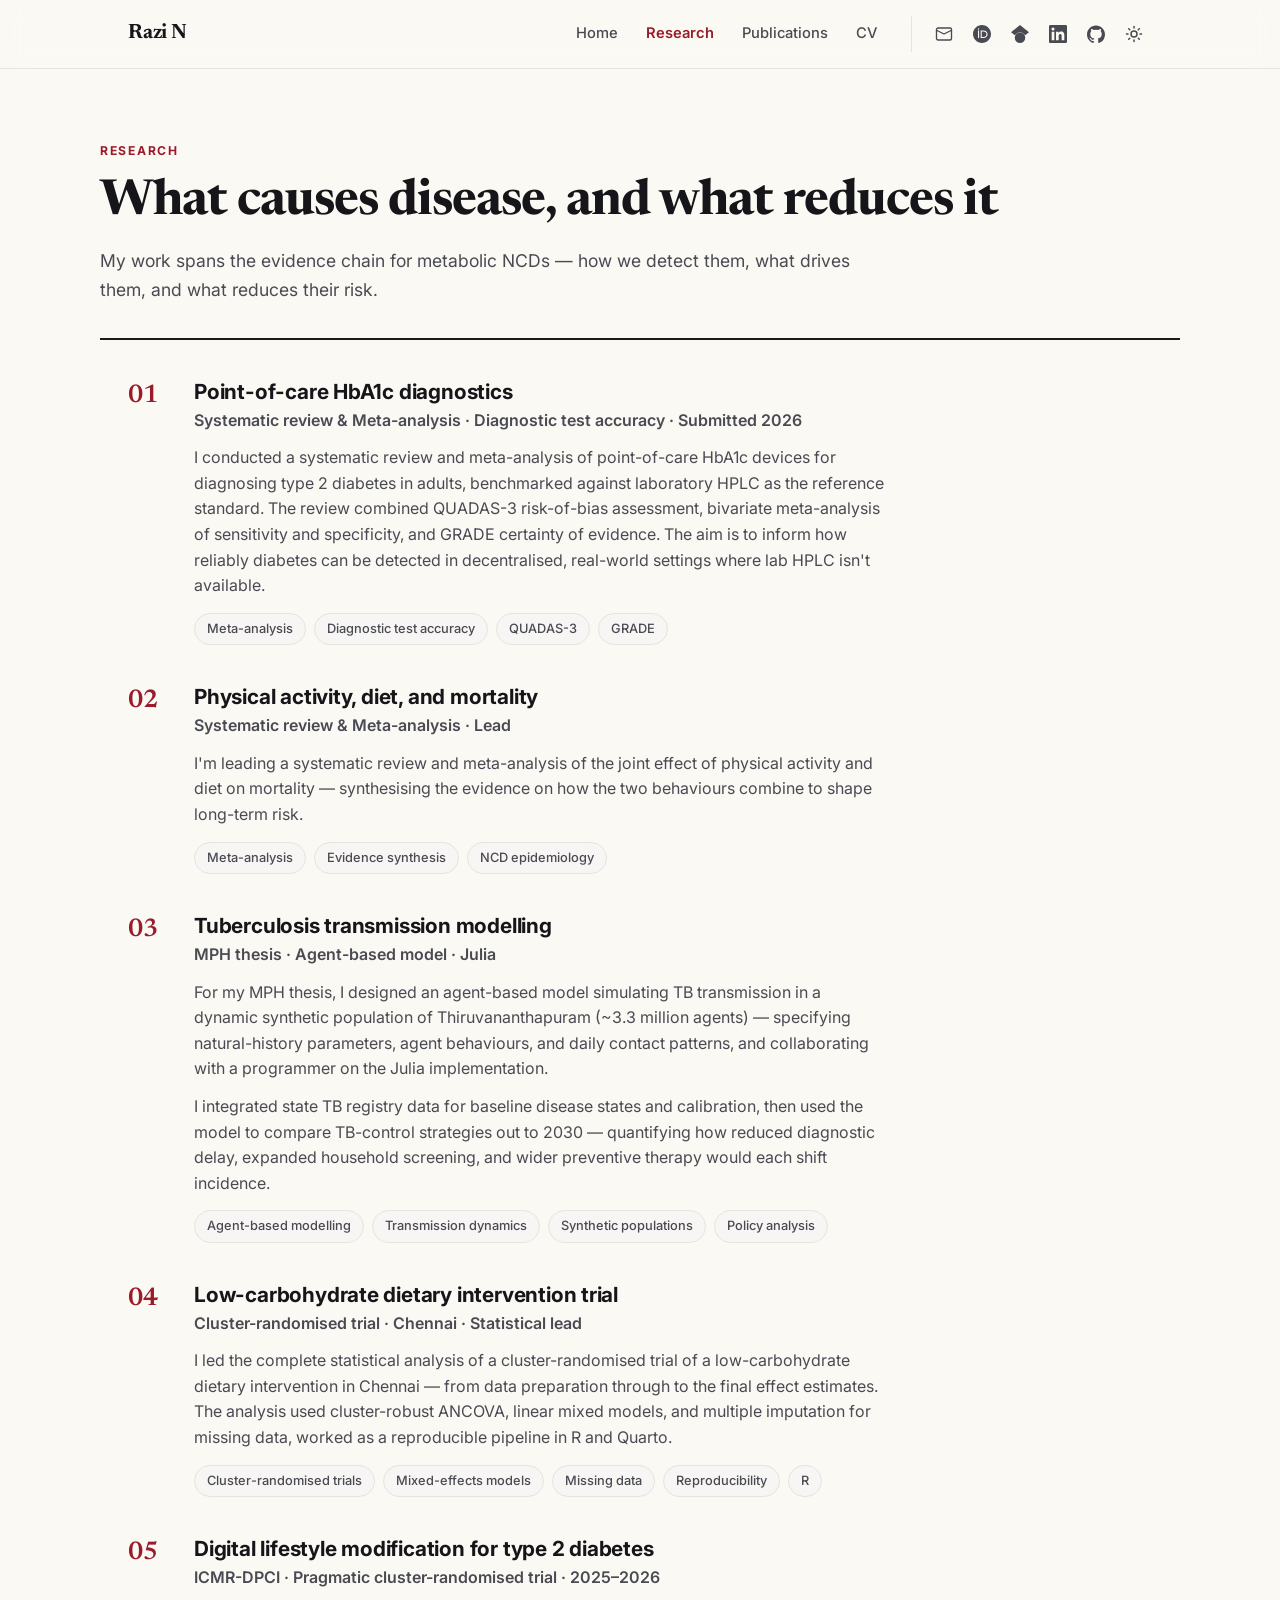
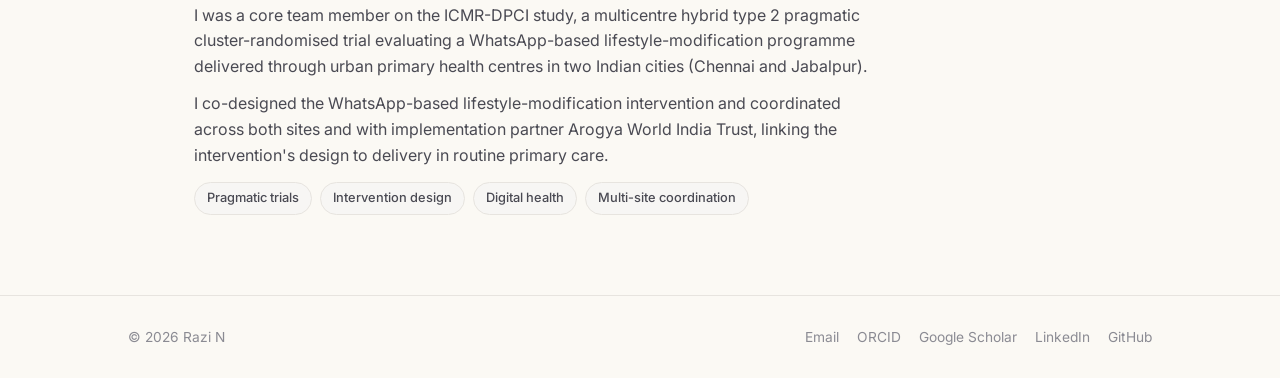
<file: research.html>
<!DOCTYPE html>
<html lang="en">
<head>
  <meta charset="UTF-8" />
  <meta name="viewport" content="width=device-width, initial-scale=1.0" />
  <title>Research — Dr Razi N</title>
  <meta name="description" content="Research by Dr Razi N — pragmatic and dietary trials for type 2 diabetes, diagnostic and mortality evidence synthesis, and tuberculosis transmission modelling." />
  <link rel="icon" href="favicon.svg" type="image/svg+xml" />
  <meta property="og:type" content="website" />
  <meta property="og:site_name" content="Dr Razi N" />
  <meta property="og:url" content="https://razinoushad.github.io/research.html" />
  <meta property="og:title" content="Research — Dr Razi N" />
  <meta property="og:description" content="Pragmatic and dietary trials for type 2 diabetes, diagnostic and mortality evidence synthesis, and tuberculosis transmission modelling." />
  <meta property="og:image" content="https://razinoushad.github.io/photo.jpg" />
  <meta name="twitter:card" content="summary" />
  <link rel="preconnect" href="https://fonts.googleapis.com" />
  <link rel="preconnect" href="https://fonts.gstatic.com" crossorigin />
  <link href="https://fonts.googleapis.com/css2?family=Inter:wght@400;500;600;700&family=Newsreader:ital,opsz,wght@0,6..72,400;0,6..72,500;0,6..72,600;0,6..72,700;1,6..72,400;1,6..72,500&display=swap" rel="stylesheet" />
  <link rel="stylesheet" href="styles.css" />
</head>
<body>
  <header class="topbar">
    <div class="topbar__inner container">
      <a class="brand" href="index.html">Razi&nbsp;N</a>
      <div class="navwrap" id="navwrap">
        <nav class="mainnav" aria-label="Primary">
          <a href="index.html">Home</a>
          <a href="research.html" aria-current="page">Research</a>
          <a href="publications.html">Publications</a>
          <a href="cv.html">CV</a>
        </nav>
        <div class="socials">
          <a href="mailto:razinoushad@outlook.com" aria-label="Email"><svg viewBox="0 0 24 24" width="18" height="18" fill="none" stroke="currentColor" stroke-width="1.8" stroke-linecap="round" stroke-linejoin="round"><rect x="2" y="4" width="20" height="16" rx="2"/><path d="m22 7-10 5L2 7"/></svg></a>
          <a href="https://orcid.org/0009-0008-0237-1207" target="_blank" rel="noopener" aria-label="ORCID"><svg viewBox="0 0 24 24" width="18" height="18" fill="currentColor"><path d="M12 0C5.372 0 0 5.372 0 12s5.372 12 12 12 12-5.372 12-12S18.628 0 12 0zM7.369 4.378c.525 0 .947.431.947.947s-.422.947-.947.947a.95.95 0 0 1-.947-.947c0-.525.422-.947.947-.947zm-.722 3.038h1.444v10.041H6.647V7.416zm3.562 0h3.9c3.712 0 5.344 2.653 5.344 5.025 0 2.578-2.016 5.025-5.325 5.025h-3.919V7.416zm1.444 1.303v7.444h2.297c3.272 0 4.022-2.484 4.022-3.722 0-2.016-1.284-3.722-4.097-3.722h-2.222z"/></svg></a>
          <a href="https://scholar.google.com/citations?user=PuDg8q0AAAAJ&amp;hl=en" target="_blank" rel="noopener" aria-label="Google Scholar"><svg viewBox="0 0 24 24" width="18" height="18" fill="currentColor"><path d="M5.242 13.769L0 9.5 12 0l12 9.5-5.242 4.269C17.548 11.249 14.978 9.5 12 9.5c-2.977 0-5.548 1.748-6.758 4.269zM12 10a7 7 0 1 0 0 14 7 7 0 0 0 0-14z"/></svg></a>
          <a href="https://www.linkedin.com/in/razinoushad" target="_blank" rel="noopener" aria-label="LinkedIn"><svg viewBox="0 0 24 24" width="18" height="18" fill="currentColor"><path d="M20.45 20.45h-3.56v-5.57c0-1.33-.02-3.04-1.85-3.04-1.85 0-2.14 1.45-2.14 2.94v5.67H9.35V9h3.41v1.56h.05c.48-.9 1.63-1.85 3.36-1.85 3.6 0 4.27 2.37 4.27 5.45v6.29zM5.34 7.43a2.06 2.06 0 1 1 0-4.13 2.06 2.06 0 0 1 0 4.13zM7.12 20.45H3.55V9h3.57v11.45zM22.22 0H1.77C.79 0 0 .77 0 1.72v20.56C0 23.23.79 24 1.77 24h20.45c.98 0 1.78-.77 1.78-1.72V1.72C24 .77 23.2 0 22.22 0z"/></svg></a>
          <a href="https://github.com/razinoushad" target="_blank" rel="noopener" aria-label="GitHub"><svg viewBox="0 0 24 24" width="18" height="18" fill="currentColor"><path d="M12 .5C5.37.5 0 5.87 0 12.5c0 5.3 3.44 9.8 8.21 11.39.6.11.82-.26.82-.58 0-.29-.01-1.04-.02-2.05-3.34.73-4.04-1.61-4.04-1.61-.55-1.39-1.33-1.76-1.33-1.76-1.09-.74.08-.73.08-.73 1.2.09 1.84 1.24 1.84 1.24 1.07 1.83 2.81 1.3 3.5.99.11-.78.42-1.3.76-1.6-2.67-.3-5.47-1.33-5.47-5.93 0-1.31.47-2.38 1.24-3.22-.12-.3-.54-1.52.12-3.18 0 0 1.01-.32 3.3 1.23a11.5 11.5 0 0 1 6.01 0c2.29-1.55 3.3-1.23 3.3-1.23.66 1.66.24 2.88.12 3.18.77.84 1.23 1.91 1.23 3.22 0 4.61-2.8 5.63-5.48 5.92.43.37.81 1.1.81 2.22 0 1.61-.01 2.9-.01 3.29 0 .32.21.7.82.58A12.01 12.01 0 0 0 24 12.5C24 5.87 18.63.5 12 .5z"/></svg></a>
          <button class="theme-toggle" id="themeToggle" aria-label="Toggle dark mode">
            <svg class="theme-toggle__sun" viewBox="0 0 24 24" width="18" height="18" fill="none" stroke="currentColor" stroke-width="2" stroke-linecap="round" stroke-linejoin="round"><circle cx="12" cy="12" r="4"/><path d="M12 2v2M12 20v2M4.93 4.93l1.41 1.41M17.66 17.66l1.41 1.41M2 12h2M20 12h2M6.34 17.66l-1.41 1.41M19.07 4.93l-1.41 1.41"/></svg>
            <svg class="theme-toggle__moon" viewBox="0 0 24 24" width="18" height="18" fill="none" stroke="currentColor" stroke-width="2" stroke-linecap="round" stroke-linejoin="round"><path d="M21 12.79A9 9 0 1 1 11.21 3 7 7 0 0 0 21 12.79z"/></svg>
          </button>
        </div>
      </div>
      <button class="nav-burger" id="navBurger" aria-label="Menu" aria-expanded="false"><span></span><span></span><span></span></button>
    </div>
  </header>

  <div class="page-main">
    <header class="page-header container">
      <p class="page-header__kicker">Research</p>
      <h1 class="page-header__title">What causes disease, and what reduces it</h1>
      <p class="page-header__lead">
        My work spans the evidence chain for metabolic NCDs — how we detect them,
        what drives them, and what reduces their risk.
      </p>
    </header>

    <main class="container">
      <div class="areas reading">

        <article class="area" id="hba1c">
          <div class="area__num">01</div>
          <div class="area__body">
            <h2 class="area__title">Point-of-care HbA1c diagnostics</h2>
            <p class="area__meta">Systematic review &amp; Meta-analysis · Diagnostic test accuracy · Submitted 2026</p>
            <p>
              I conducted a systematic review and meta-analysis of point-of-care HbA1c
              devices for diagnosing type&nbsp;2 diabetes in adults, benchmarked against
              laboratory HPLC as the reference standard. The review combined QUADAS-3
              risk-of-bias assessment, bivariate meta-analysis of sensitivity and
              specificity, and GRADE certainty of evidence. The aim is to inform how
              reliably diabetes can be detected in decentralised, real-world settings
              where lab HPLC isn't available.
            </p>
            <ul class="tags">
              <li>Meta-analysis</li><li>Diagnostic test accuracy</li><li>QUADAS-3</li><li>GRADE</li>
            </ul>
          </div>
        </article>

        <article class="area" id="pa-diet">
          <div class="area__num">02</div>
          <div class="area__body">
            <h2 class="area__title">Physical activity, diet, and mortality</h2>
            <p class="area__meta">Systematic review &amp; Meta-analysis · Lead</p>
            <p>
              I'm leading a systematic review and meta-analysis of the joint effect of
              physical activity and diet on mortality — synthesising the evidence on how
              the two behaviours combine to shape long-term risk.
            </p>
            <ul class="tags">
              <li>Meta-analysis</li><li>Evidence synthesis</li><li>NCD epidemiology</li>
            </ul>
          </div>
        </article>

        <article class="area" id="tb">
          <div class="area__num">03</div>
          <div class="area__body">
            <h2 class="area__title">Tuberculosis transmission modelling</h2>
            <p class="area__meta">MPH thesis · Agent-based model · Julia</p>
            <p>
              For my MPH thesis, I designed an agent-based model simulating TB
              transmission in a dynamic synthetic population of Thiruvananthapuram
              (~3.3 million agents) — specifying natural-history parameters, agent
              behaviours, and daily contact patterns, and collaborating with a
              programmer on the Julia implementation.
            </p>
            <p>
              I integrated state TB registry data for baseline disease states and
              calibration, then used the model to compare TB-control strategies out to
              2030 — quantifying how reduced diagnostic delay, expanded household
              screening, and wider preventive therapy would each shift incidence.
            </p>
            <ul class="tags">
              <li>Agent-based modelling</li><li>Transmission dynamics</li><li>Synthetic populations</li><li>Policy analysis</li>
            </ul>
          </div>
        </article>

        <article class="area" id="lowcarb">
          <div class="area__num">04</div>
          <div class="area__body">
            <h2 class="area__title">Low-carbohydrate dietary intervention trial</h2>
            <p class="area__meta">Cluster-randomised trial · Chennai · Statistical lead</p>
            <p>
              I led the complete statistical analysis of a cluster-randomised trial of a
              low-carbohydrate dietary intervention in Chennai — from data preparation
              through to the final effect estimates. The analysis used cluster-robust
              ANCOVA, linear mixed models, and multiple imputation for missing data,
              worked as a reproducible pipeline in R and Quarto.
            </p>
            <ul class="tags">
              <li>Cluster-randomised trials</li><li>Mixed-effects models</li><li>Missing data</li><li>Reproducibility</li><li>R</li>
            </ul>
          </div>
        </article>

        <article class="area" id="dpci">
          <div class="area__num">05</div>
          <div class="area__body">
            <h2 class="area__title">Digital lifestyle modification for type 2 diabetes</h2>
            <p class="area__meta">ICMR-DPCI · Pragmatic cluster-randomised trial · 2025–2026</p>
            <p>
              I was a core team member on the ICMR-DPCI study, a multicentre hybrid
              type&nbsp;2 pragmatic cluster-randomised trial evaluating a WhatsApp-based
              lifestyle-modification programme delivered through urban primary health
              centres in two Indian cities (Chennai and Jabalpur).
            </p>
            <p>
              I co-designed the WhatsApp-based lifestyle-modification intervention and
              coordinated across both sites and with implementation partner Arogya World
              India Trust, linking the intervention's design to delivery in routine
              primary care.
            </p>
            <ul class="tags">
              <li>Pragmatic trials</li><li>Intervention design</li><li>Digital health</li><li>Multi-site coordination</li>
            </ul>
          </div>
        </article>

      </div>
    </main>
  </div>

  <footer class="footer">
    <div class="footer__inner container">
      <span>© <span id="year"></span> Razi N</span>
      <div class="footer__links">
        <a href="mailto:razinoushad@outlook.com">Email</a>
        <a href="https://orcid.org/0009-0008-0237-1207" target="_blank" rel="noopener">ORCID</a>
        <a href="https://scholar.google.com/citations?user=PuDg8q0AAAAJ&amp;hl=en" target="_blank" rel="noopener">Google Scholar</a>
        <a href="https://www.linkedin.com/in/razinoushad" target="_blank" rel="noopener">LinkedIn</a>
        <a href="https://github.com/razinoushad" target="_blank" rel="noopener">GitHub</a>
      </div>
    </div>
  </footer>

  <script src="script.js"></script>
</body>
</html>
</file>
<file: styles.css>
/* ============================================================
   Dr Razi N — CV site · Theme 3 "Scholar" (multi-page)
   Editorial, monochrome + crimson accent. Black-on-white.
   Shared across index / about / research / publications / cv.
   ============================================================ */

:root {
  --accent: #9a1c2b;          /* scholarly crimson */
  --accent-strong: #7c1622;

  --bg: #fbf9f4;
  --surface: #ffffff;
  --panel: #f7f6f4;
  --border: #e7e4df;
  --rule: #1a1a1a;            /* strong editorial rule */
  --text: #16161a;
  --text-muted: #4a4a53;
  --text-faint: #8b8b93;

  --maxw: 1080px;
  --readw: 760px;

  --sans: "Inter", -apple-system, BlinkMacSystemFont, "Segoe UI", Roboto, Arial, sans-serif;
  --serif: "Newsreader", Georgia, "Times New Roman", serif;
}

:root[data-theme="dark"] {
  --accent: #e5808b;
  --accent-strong: #f0a3ac;

  --bg: #0d0d0f;
  --surface: #121215;
  --panel: #17171b;
  --border: #26262c;
  --rule: #e8e8ea;
  --text: #ececee;
  --text-muted: #a6a6ae;
  --text-faint: #6f6f78;
}

*,*::before,*::after { box-sizing: border-box; }

html { scroll-behavior: smooth; scroll-padding-top: 90px; }

body {
  margin: 0;
  font-family: var(--sans);
  background: var(--bg);
  color: var(--text);
  line-height: 1.6;
  font-size: 16px;
  -webkit-font-smoothing: antialiased;
  text-rendering: optimizeLegibility;
  transition: background 0.3s ease, color 0.3s ease;
}

h1,h2,h3,h4 { margin: 0; line-height: 1.15; font-weight: 700; }
p { margin: 0; }
ul,ol { margin: 0; padding: 0; list-style: none; }
a { color: inherit; text-decoration: none; }
em { font-style: italic; }

.container { width: 100%; max-width: var(--maxw); margin-inline: auto; padding-inline: 28px; }
.reading { max-width: var(--readw); }
.muted { color: var(--text-faint); }
.accent { color: var(--accent); }

/* ---------- Top bar ---------- */
.topbar {
  position: sticky;
  top: 0;
  z-index: 50;
  background: color-mix(in srgb, var(--bg) 85%, transparent);
  backdrop-filter: saturate(180%) blur(12px);
  border-bottom: 1px solid var(--border);
}
.topbar__inner {
  height: 68px;
  display: flex;
  align-items: center;
  justify-content: space-between;
  gap: 20px;
}
.brand {
  font-family: var(--serif);
  font-size: 1.3rem;
  font-weight: 700;
  letter-spacing: -0.01em;
  white-space: nowrap;
}
.brand:hover { color: var(--accent); }

.navwrap { display: flex; align-items: center; gap: 22px; }
.mainnav { display: flex; gap: 4px; }
.mainnav a {
  padding: 8px 12px;
  font-size: 0.92rem;
  font-weight: 500;
  color: var(--text-muted);
  border-radius: 7px;
  transition: color 0.15s ease, background 0.15s ease;
}
.mainnav a:hover { color: var(--text); }
.mainnav a[aria-current="page"] { color: var(--accent); font-weight: 600; }

.socials { display: flex; align-items: center; gap: 2px; padding-left: 14px; border-left: 1px solid var(--border); }
.socials a, .theme-toggle {
  display: grid;
  place-items: center;
  width: 36px;
  height: 36px;
  border-radius: 8px;
  color: var(--text-muted);
  background: transparent;
  border: none;
  cursor: pointer;
  transition: color 0.15s ease, background 0.15s ease;
}
.socials a:hover, .theme-toggle:hover { color: var(--accent); background: var(--panel); }
.theme-toggle__moon { display: none; }
:root[data-theme="dark"] .theme-toggle__sun { display: none; }
:root[data-theme="dark"] .theme-toggle__moon { display: block; }

.nav-burger {
  display: none;
  width: 40px; height: 40px;
  flex-direction: column; gap: 5px;
  align-items: center; justify-content: center;
  background: transparent; border: 1px solid var(--border); border-radius: 8px; cursor: pointer;
}
.nav-burger span { width: 18px; height: 2px; background: var(--text); border-radius: 2px; transition: transform .25s, opacity .2s; }
.nav-burger[aria-expanded="true"] span:nth-child(1){ transform: translateY(7px) rotate(45deg); }
.nav-burger[aria-expanded="true"] span:nth-child(2){ opacity: 0; }
.nav-burger[aria-expanded="true"] span:nth-child(3){ transform: translateY(-7px) rotate(-45deg); }

/* ---------- Hero (home) ---------- */
.hero {
  padding: clamp(40px, 7vw, 84px) 0 clamp(32px, 5vw, 56px);
  display: grid;
  grid-template-columns: minmax(260px, 380px) 1fr;
  gap: clamp(32px, 5vw, 64px);
  align-items: center;
}
.hero__photo {
  width: 100%;
  aspect-ratio: 932 / 1255;
  border-radius: 18px;
  overflow: hidden;
  position: relative;
  background: var(--panel);
  border: 1px solid var(--border);
  box-shadow: 0 20px 45px -30px rgba(0,0,0,.35);
}
.hero__photo img { width: 100%; height: 100%; object-fit: cover; display: block; filter: grayscale(100%) contrast(1.02); transition: filter 0.5s ease; }
.hero__photo:hover img { filter: none; }
@media (hover: none) { .hero__photo img { filter: none; } }
.hero__photo-initials {
  display: none;
  position: absolute; inset: 0;
  align-items: center; justify-content: center;
  font-family: var(--serif); font-size: 4rem; font-weight: 600; color: var(--text-faint);
}
.hero__photo.is-empty .hero__photo-initials { display: flex; }

.hero__tagline {
  font-size: clamp(1.6rem, 3.4vw, 2.5rem);
  font-weight: 700;
  letter-spacing: -0.025em;
  line-height: 1.2;
}
.hero__tagline .em {
  font-family: var(--serif);
  font-weight: 500;
  font-style: italic;
  color: var(--accent);
  letter-spacing: 0;
}
.hero__sub {
  margin-top: 22px;
  color: var(--text-muted);
  font-size: clamp(1.08rem, 2.2vw, 1.22rem);
  max-width: 560px;
}

/* ---------- Featured cards (home) ---------- */
.featured { padding-bottom: clamp(40px, 7vw, 80px); }
.featured__label {
  font-size: 0.74rem; font-weight: 700; letter-spacing: 0.14em; text-transform: uppercase;
  color: var(--text-faint); text-align: center; margin-bottom: 26px;
}
.cards { display: grid; grid-template-columns: repeat(auto-fit, minmax(230px, 1fr)); gap: 18px; }
.card {
  display: flex; flex-direction: column;
  padding: 26px 24px;
  background: var(--surface);
  border: 1px solid var(--border);
  border-radius: 14px;
  transition: transform 0.18s ease, border-color 0.18s ease, box-shadow 0.18s ease;
}
.card:hover { transform: translateY(-3px); border-color: var(--accent); box-shadow: 0 16px 40px -24px rgba(0,0,0,.35); }
.card__kicker { font-size: 0.72rem; font-weight: 700; letter-spacing: 0.1em; text-transform: uppercase; color: var(--accent); margin-bottom: 10px; }
.card__title { font-size: 1.12rem; font-weight: 700; letter-spacing: -0.01em; margin-bottom: 8px; }
.card__desc { color: var(--text-muted); font-size: 0.94rem; flex: 1; }
.card__more { margin-top: 16px; font-size: 0.86rem; font-weight: 600; color: var(--accent); }

/* ---------- Page header (interior pages) ---------- */
.page-header { padding: clamp(40px, 7vw, 72px) 0 clamp(20px, 3vw, 34px); border-bottom: 2px solid var(--rule); margin-bottom: 40px; }
.page-header__kicker { font-size: 0.76rem; font-weight: 700; letter-spacing: 0.14em; text-transform: uppercase; color: var(--accent); margin-bottom: 14px; }
.page-header__title { font-family: var(--serif); font-size: clamp(2.1rem, 5.5vw, 3.1rem); font-weight: 700; letter-spacing: -0.02em; }
.page-header__lead { margin-top: 16px; color: var(--text-muted); font-size: 1.1rem; max-width: var(--readw); }

.page-main { padding-bottom: 80px; }

/* ---------- Prose ---------- */
.prose p { color: var(--text-muted); font-size: 1.06rem; margin-bottom: 20px; max-width: var(--readw); }
.prose p:last-child { margin-bottom: 0; }
.prose a { color: var(--accent); text-decoration: underline; text-underline-offset: 3px; text-decoration-thickness: 1px; }

/* ---------- Generic section ---------- */
.section { margin-top: 52px; }
.section__title {
  font-family: var(--serif);
  font-size: 1.55rem; font-weight: 700; letter-spacing: -0.01em;
  padding-bottom: 12px; margin-bottom: 26px;
  border-bottom: 1px solid var(--border);
}

/* ---------- Research areas ---------- */
.areas { display: grid; gap: 40px; }
.area { display: grid; grid-template-columns: 44px 1fr; gap: 22px; scroll-margin-top: 90px; }
.area__num { font-family: var(--serif); font-size: 1.6rem; font-weight: 600; color: var(--accent); line-height: 1; padding-top: 4px; }
.area__title { font-size: 1.3rem; font-weight: 700; letter-spacing: -0.01em; margin-bottom: 4px; }
.area__meta { color: var(--accent); font-weight: 600; font-size: 0.86rem; margin-bottom: 12px; }
.area__body p { color: var(--text-muted); font-size: 1rem; margin-bottom: 12px; }
.area__body p:last-child { margin-bottom: 0; }
.tags { display: flex; flex-wrap: wrap; gap: 8px; margin-top: 14px; }
.tags li { font-size: 0.8rem; font-weight: 500; color: var(--text-muted); background: var(--panel); border: 1px solid var(--border); border-radius: 999px; padding: 5px 12px; }

/* ---------- Publications ---------- */
.pub-group { margin-bottom: 40px; }
.pub-group__label { font-size: 0.76rem; font-weight: 700; letter-spacing: 0.1em; text-transform: uppercase; color: var(--accent); margin-bottom: 18px; }
.pub-list { display: grid; gap: 22px; }
.pub {
  display: grid; grid-template-columns: 34px 1fr; gap: 14px;
  padding-bottom: 22px; border-bottom: 1px solid var(--border);
}
.pub:last-child { border-bottom: none; padding-bottom: 0; }
.pub__idx { font-family: var(--serif); font-size: 1.05rem; color: var(--text-faint); padding-top: 1px; }
.pub__cite { color: var(--text-muted); font-size: 1rem; line-height: 1.55; }
.pub__cite strong { color: var(--text); font-weight: 700; }
.pub__cite .journal { font-style: italic; }
.pub__year { color: var(--text-faint); }
.pub__note { display: block; margin-top: 5px; color: var(--text-faint); font-size: 0.85rem; }

/* ---------- CV page ---------- */
.cv-actions { display: flex; flex-wrap: wrap; gap: 12px; margin-bottom: 8px; }
.btn {
  display: inline-flex; align-items: center; gap: 8px;
  padding: 11px 20px; border-radius: 9px; font-weight: 600; font-size: 0.9rem;
  border: 1px solid var(--rule); color: var(--text); background: transparent; cursor: pointer;
  transition: background 0.15s, color 0.15s, transform 0.15s;
}
.btn:hover { background: var(--rule); color: var(--bg); transform: translateY(-1px); }

.cv-item { display: grid; gap: 3px; margin-bottom: 26px; }
.cv-item:last-child { margin-bottom: 0; }
.cv-item__head { display: flex; justify-content: space-between; align-items: baseline; gap: 16px; flex-wrap: wrap; }
.cv-item__role { font-size: 1.1rem; font-weight: 700; }
.cv-item__date { font-size: 0.82rem; font-weight: 600; color: var(--text-faint); white-space: nowrap; font-variant-numeric: tabular-nums; }
.cv-item__org { color: var(--accent); font-weight: 600; font-size: 0.94rem; }
.cv-item__thesis { margin-top: 6px; color: var(--text-muted); font-size: 0.96rem; }
.cv-item__thesis strong { color: var(--text); font-weight: 600; }
.cv-item__bullets { margin-top: 10px; display: grid; gap: 8px; }
.cv-item__bullets li { position: relative; padding-left: 18px; color: var(--text-muted); font-size: 0.96rem; }
.cv-item__bullets li::before { content: ""; position: absolute; left: 2px; top: 10px; width: 5px; height: 5px; background: var(--accent); border-radius: 50%; }

.skills-grid { display: grid; gap: 16px; }
.skills-grid > div { display: grid; grid-template-columns: 100px 1fr; gap: 18px; align-items: start; }
.skills-grid dt { font-size: 0.74rem; font-weight: 700; letter-spacing: 0.08em; text-transform: uppercase; color: var(--text-faint); padding-top: 3px; }
.skills-grid dd { margin: 0; color: var(--text-muted); font-size: 0.96rem; }

/* ---------- Footer ---------- */
.footer { border-top: 1px solid var(--border); padding: 30px 0; margin-top: auto; }
.footer__inner { display: flex; flex-wrap: wrap; justify-content: space-between; gap: 12px; color: var(--text-faint); font-size: 0.86rem; }
.footer__links { display: flex; gap: 18px; }
.footer__links a:hover { color: var(--accent); }

body { display: flex; flex-direction: column; min-height: 100vh; }
.page-main, main { flex: 1; }

/* ---------- Responsive ---------- */
@media (max-width: 760px) {
  .container { padding-inline: clamp(24px, 8vw, 36px); }
  .hero { grid-template-columns: 1fr; gap: 26px; text-align: center; padding-top: clamp(28px, 7vw, 44px); }
  .hero__photo { width: min(250px, 66%); margin-inline: auto; }
  .hero__sub { margin-inline: auto; }
  .nav-burger { display: flex; }
  .navwrap {
    position: absolute; top: 68px; left: 0; right: 0;
    flex-direction: column; align-items: stretch; gap: 0;
    background: var(--bg); border-bottom: 1px solid var(--border);
    padding: 10px 16px 16px;
    transform: translateY(-8px); opacity: 0; pointer-events: none;
    transition: opacity .2s, transform .2s;
    box-shadow: 0 20px 40px -24px rgba(0,0,0,.4);
  }
  .navwrap.is-open { transform: translateY(0); opacity: 1; pointer-events: auto; }
  .mainnav { flex-direction: column; }
  .mainnav a { padding: 12px; font-size: 1rem; }
  .socials { padding-left: 0; border-left: none; border-top: 1px solid var(--border); margin-top: 6px; padding-top: 6px; }
  .area { grid-template-columns: 1fr; gap: 6px; }
  .area__num { display: none; }
  .cv-item__head { gap: 2px; }
}

@media (prefers-reduced-motion: reduce) {
  html { scroll-behavior: auto; }
  * { transition: none !important; }
}
</file>
